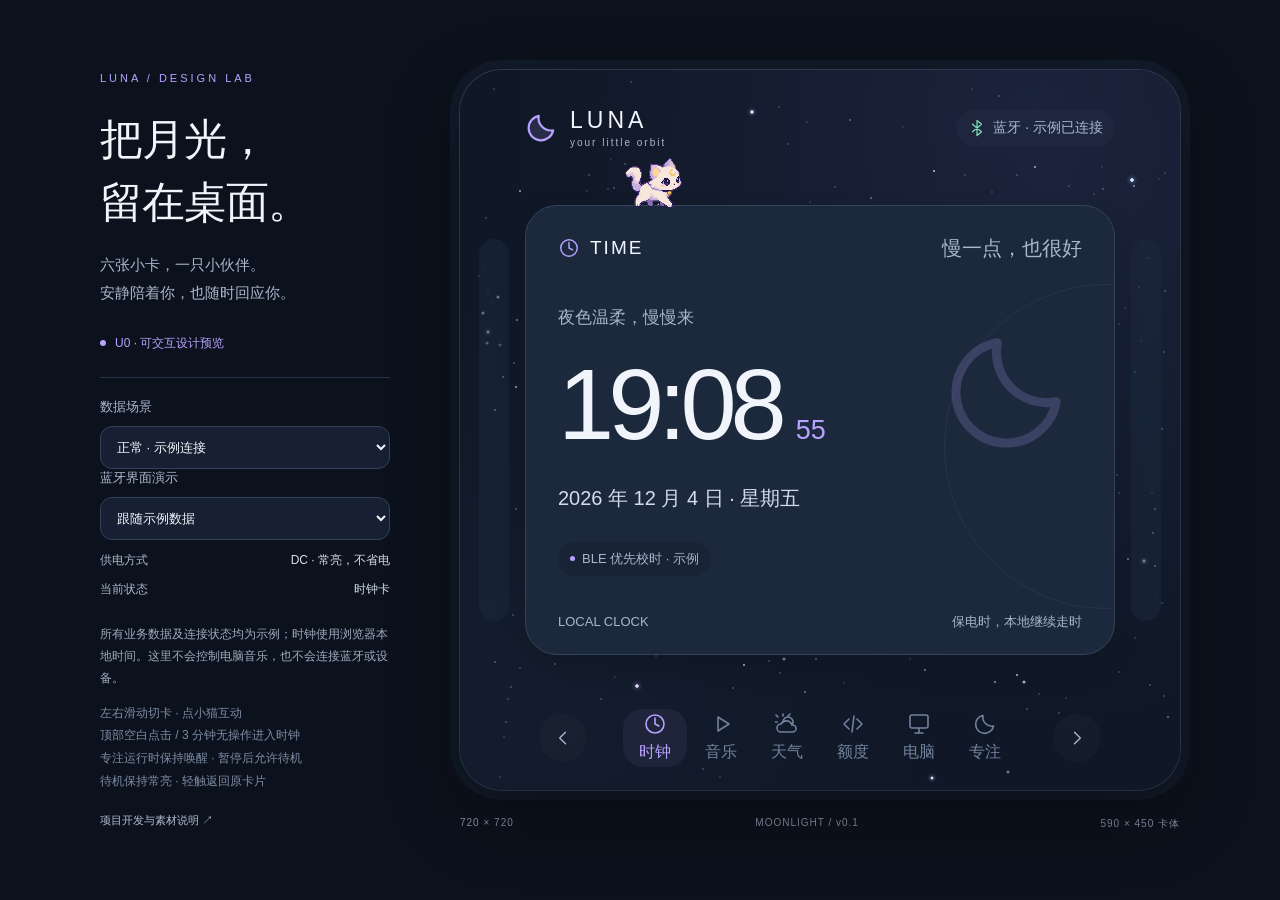
<file: docs/design/preview/index.html>
<!doctype html>
<html lang="zh-CN">
<head>
  <meta charset="utf-8">
  <meta name="viewport" content="width=device-width, initial-scale=1">
  <meta http-equiv="Content-Security-Policy" content="default-src 'self'; img-src 'self' data:; style-src 'self' 'unsafe-inline'; script-src 'self'; connect-src 'none'; object-src 'none'; base-uri 'none'">
  <title>Luna · 月夜桌面伙伴 / U0 交互预览</title>
  <link rel="stylesheet" href="./styles.css">
  <script type="module" src="./app.mjs"></script>
</head>
<body>
  <svg class="symbols" xmlns="http://www.w3.org/2000/svg" aria-hidden="true"><defs>
    <symbol id="i-moon" viewBox="0 0 24 24"><path d="M20.5 14A9 9 0 0 1 10 3.5 9 9 0 1 0 20.5 14Z"/></symbol>
    <symbol id="i-play" viewBox="0 0 24 24"><path d="m9 5 11 7-11 7Z"/></symbol>
    <symbol id="i-pause" viewBox="0 0 24 24"><path d="M8 5v14M16 5v14"/></symbol>
    <symbol id="i-prev" viewBox="0 0 24 24"><path d="M6 5v14m12-14L8 12l10 7Z"/></symbol>
    <symbol id="i-next" viewBox="0 0 24 24"><path d="M18 5v14M6 5l10 7L6 19Z"/></symbol>
    <symbol id="i-volume" viewBox="0 0 24 24"><path d="m11 4-5 5H3v6h3l5 5Zm4 4a6 6 0 0 1 0 8m3-11a10 10 0 0 1 0 14"/></symbol>
    <symbol id="i-mute" viewBox="0 0 24 24"><path d="m11 4-5 5H3v6h3l5 5Zm5 5 6 6m0-6-6 6"/></symbol>
    <symbol id="i-code" viewBox="0 0 24 24"><path d="m8 7-5 5 5 5m8-10 5 5-5 5m-3-13-2 16"/></symbol>
    <symbol id="i-clock" viewBox="0 0 24 24"><circle cx="12" cy="12" r="9"/><path d="M12 6v6l4 2"/></symbol>
    <symbol id="i-weather" viewBox="0 0 24 24"><path d="M8 10a5 5 0 1 1 9 3m-9-9V2m-6 8H0m3-5L1 3m12 1 2-2"/><path d="M6 20a4 4 0 1 1 0-8 6 6 0 0 1 11 1 3.5 3.5 0 1 1 1 7Z"/></symbol>
    <symbol id="i-computer" viewBox="0 0 24 24"><rect x="3" y="3" width="18" height="13" rx="2"/><path d="M8 21h8m-4-5v5"/></symbol>
    <symbol id="i-chev" viewBox="0 0 24 24"><path d="m9 5 7 7-7 7"/></symbol>
    <symbol id="i-bt" viewBox="0 0 24 24"><path d="m6 7 12 10-6 5V2l6 5L6 17"/></symbol>
    <symbol id="i-wifi" viewBox="0 0 24 24"><path d="M3 8a14 14 0 0 1 18 0M6 12a9 9 0 0 1 12 0m-9 4a4 4 0 0 1 6 0m-3 4h.01"/></symbol>
  </defs></svg>
  <main class="preview-shell">
    <aside class="studio">
      <div class="eyebrow">LUNA / DESIGN LAB</div>
      <h1>把月光，<br>留在桌面。</h1>
      <p class="intro">六张小卡，一只小伙伴。<br>安静陪着你，也随时回应你。</p>
      <div class="preview-label"><span></span> U0 · 可交互设计预览</div>
      <section class="studio-controls" aria-label="预览设置">
        <label for="scenario">数据场景</label>
        <select id="scenario">
          <option value="normal">正常 · 示例连接</option><option value="offline">电脑 / Wi-Fi 离线</option>
          <option value="empty">无数据 · 等待连接 / 校时</option><option value="stale">数据过期</option>
          <option value="partial">部分额度 / 传感器不可用</option><option value="long">长中文标题 / 工程名</option>
          <option value="ble-off">仅断开蓝牙 · Wi-Fi 在线</option><option value="wifi-off">仅断开 Wi-Fi · 蓝牙在线</option>
        </select>
        <label for="connection-demo">蓝牙界面演示</label>
        <select id="connection-demo"><option value="auto">跟随示例数据</option><option value="pairing">中文数字配对</option><option value="recovery">旧配对恢复</option><option value="securing">连接中</option><option value="ready">已配对 · 等待同步</option><option value="waiting">等待连接</option><option value="error">连接异常</option></select>
        <dl class="studio-meta"><div><dt>供电方式</dt><dd>DC · 常亮，不省电</dd></div><div><dt>当前状态</dt><dd id="mode-label">时钟卡</dd></div></dl>
      </section>
      <p class="demo-notice">所有业务数据及连接状态均为示例；时钟使用浏览器本地时间。这里不会控制电脑音乐，也不会连接蓝牙或设备。</p>
      <p class="instructions">左右滑动切卡 · 点小猫互动<br>顶部空白点击 / 3 分钟无操作进入时钟<br>专注运行时保持唤醒 · 暂停后允许待机<br>待机保持常亮 · 轻触返回原卡片</p>
      <a class="reference-link" href="../../DEVELOPMENT.md">项目开发与素材说明 ↗</a>
    </aside>
    <section class="stage" aria-label="Luna 720乘720设备界面">
      <div class="screen-wrap"><div class="display" id="display" tabindex="0" aria-label="Luna 模拟屏幕，左右方向键切换卡片">
        <div class="stars" aria-hidden="true"></div>
        <header class="device-header"><div class="brand"><svg><use href="#i-moon"/></svg><span>LUNA<small>your little orbit</small></span></div><span class="connection" id="connection"><svg><use href="#i-bt"/></svg><span>蓝牙 · 示例已连接</span></span></header>
        <div class="card-deck" id="card-deck"><article class="luna-card" id="card" aria-live="off"></article></div>
        <button class="pet" id="pet" aria-label="与 Luna 月亮小猫互动"><span class="pet-sprite" id="pet-sprite"></span><span class="pet-bubble" id="pet-bubble" hidden>喵～</span></button>
        <footer class="device-footer" id="device-footer"><button class="arrow previous-card" id="previous-card" aria-label="上一张卡"><svg><use href="#i-chev"/></svg></button><nav class="card-nav" id="card-nav" aria-label="功能卡切换"></nav><button class="arrow" id="next-card" aria-label="下一张卡"><svg><use href="#i-chev"/></svg></button></footer>
        <div class="volume-popup" id="volume-popup" hidden><button class="volume-button popup-mute" data-action="mute" aria-label="静音"><svg><use href="#i-volume"/></svg></button><div class="volume-caption"><output id="volume-value">42%</output></div><input id="volume-slider" aria-label="系统音量" type="range" min="0" max="100" value="42"></div>
        <section id="idle-screen" class="idle-screen" hidden aria-label="待机圆盘时钟"><div class="idle-title">LUNA / MOON CLOCK</div><svg class="analog-clock" viewBox="0 0 440 440" aria-label="时分秒指针时钟"><circle cx="220" cy="220" r="219" class="clock-face"/><g id="clock-ticks"></g><g class="clock-numbers"><text x="220" y="82">12</text><text x="372" y="232">3</text><text x="220" y="384">6</text><text x="68" y="232">9</text></g><line id="hand-hour" x1="220" y1="238" x2="220" y2="110"/><line id="hand-minute" x1="220" y1="238" x2="220" y2="65"/><line id="hand-second" x1="220" y1="238" x2="220" y2="43"/><circle cx="220" cy="220" r="6" class="clock-center"/></svg><div id="idle-date"></div><div id="idle-message">慢慢来，你已经在向前了。</div><span class="sleep-zzz" aria-hidden="true"><span>z</span><span>z</span><span>Z</span></span><div id="sleeping-pet" aria-label="睡觉的 Luna 小猫"><span id="sleeping-sprite"></span></div></section>
        <div id="focus-notice" role="status" hidden>休息一下</div>
        <div id="ble-feedback" role="status" hidden></div>
        <div id="ble-editor" hidden><section class="ble-panel" role="dialog" aria-modal="true" aria-labelledby="ble-heading"><h2 id="ble-heading"><svg><use href="#i-bt"/></svg><span>蓝牙配对</span></h2><p id="ble-detail">请核对电脑与 Luna 上的六位数字<br>一致后，在两端分别确认</p><div id="ble-number">123456</div><p id="ble-note">请在 28 秒内确认<br>数字不一致，请拒绝本次配对</p><div class="ble-actions"><button data-ble-action="reject">不一致</button><button data-ble-action="accept">数字一致</button><button data-ble-action="defer">暂不处理</button><button data-ble-action="recover">移除此电脑的旧配对</button></div></section></div>
        <div id="focus-editor" hidden><section class="focus-keyboard-panel" role="dialog" aria-modal="true" aria-label="自定义专注时长"><div class="focus-keyboard-eyebrow">FOCUS TIMER</div><h2>自定义时长</h2><button data-focus-cancel class="focus-editor-close" aria-label="关闭">×</button><div class="focus-editor-entry"><input id="focus-minutes" readonly inputmode="numeric" aria-label="自定义分钟" value="25"><span>分钟</span></div><div id="focus-editor-error" role="status"></div><div class="focus-key-grid"></div><div class="focus-editor-actions"><button data-focus-cancel>取消</button><button data-focus-confirm>确认时长</button></div></section></div>
      </div></div>
      <div class="stage-caption"><span>720 × 720</span><span>MOONLIGHT / v0.1</span><span>590 × 450 卡体</span></div>
    </section>
  </main>
</body>
</html>
</file>
<file: docs/design/preview/styles.css>
:root { color-scheme: dark; --night:#101827; --panel:#1c293c; --text:#f1f5fb; --sub:#a9b7cc; --line:#304159; --moon:#b8a2ff; --mint:#81debb; --peach:#ffbc82; --sky:#86ccfa; }
* { box-sizing:border-box; }
body { margin:0; background:#0c121d; color:var(--text); font-family:'Segoe UI','Microsoft YaHei',sans-serif; }
button,select,input { font:inherit; }
button { cursor:pointer; -webkit-tap-highlight-color:transparent; }
button:disabled { cursor:default; opacity:.4; }
button:focus-visible,select:focus-visible,a:focus-visible,input:focus-visible { outline:2px solid var(--moon); outline-offset:5px; }
[hidden] { display:none !important; }
.symbols { position:absolute; width:0; height:0; overflow:hidden; }
svg { width:24px; height:24px; fill:none; stroke:currentColor; stroke-width:1.6; stroke-linecap:round; stroke-linejoin:round; }
.preview-shell { min-height:100vh; max-width:1350px; margin:auto; padding:44px 48px; display:grid; grid-template-columns:290px minmax(300px,720px); gap:70px; align-items:center; justify-content:center; }
.eyebrow { font-size:11px; letter-spacing:3px; color:var(--moon); }
h1 { margin:24px 0 18px; font-size:43px; font-weight:500; line-height:1.45; letter-spacing:-1px; }
.intro { color:var(--sub); line-height:1.9; font-size:15px; }
.preview-label { margin:27px 0 25px; font-size:12px; color:var(--moon); display:flex; align-items:center; gap:9px; }
.preview-label span { width:6px; height:6px; background:var(--moon); border-radius:50%; }
.studio-controls { padding-top:20px; border-top:1px solid #263247; }
.studio-controls label { display:block; margin-bottom:10px; font-size:13px; color:var(--sub); }
select { width:100%; border:1px solid #33415a; border-radius:12px; padding:12px; background:#162032; color:var(--text); font-size:13px; }
.studio-button { width:100%; border:0; background:#b8a2ff1a; color:var(--moon); border-radius:12px; padding:12px; margin:12px 0 18px; display:flex; align-items:center; justify-content:center; gap:10px; font-size:13px; }
.studio-button svg { width:18px; height:18px; }
.studio-meta { font-size:12px; margin:0; color:var(--sub); }
.studio-meta div { display:flex; justify-content:space-between; margin:12px 0; }
.studio-meta dd { margin:0; color:#d4dded; }
.demo-notice { color:#9dabbe; font-size:12px; line-height:1.85; margin:25px 0 12px; }
.instructions { font-size:12px; line-height:1.9; color:#7d8ca4; }
.reference-link { display:inline-block; color:#b2c0d4; font-size:11px; margin-top:8px; text-decoration:none; }
.reference-link:hover { color:var(--moon); }
.stage { width:100%; min-width:0; }
.screen-wrap { position:relative; width:100%; aspect-ratio:1; border-radius:42px; overflow:hidden; background:var(--night); box-shadow:0 24px 70px #0006,0 0 0 1px #344055,0 0 0 10px #121b2a; }
.display { width:720px; height:720px; transform-origin:top left; position:absolute; overflow:hidden; background:radial-gradient(ellipse at 80% 5%,#25305555,transparent 65%),var(--night); touch-action:pan-y; user-select:none; }
.stars { position:absolute; inset:0; pointer-events:none; background: url('./assets/luna-starfield.svg?v=1') center / 720px 720px no-repeat, radial-gradient(ellipse at 82% 14%,#8472d00b,transparent 48%),radial-gradient(ellipse at 8% 85%,#6c98cf0a,transparent 46%); }
.stars::after { content:''; position:absolute; inset:0; pointer-events:none; background-image:radial-gradient(circle at 292px 42px,#e5dcff 1.3px,#c9baff30 2px,transparent 5px),radial-gradient(circle at 672px 110px,#d4e7ff 1.5px,#a5ccff28 2px,transparent 6px),radial-gradient(circle at 28px 262px,#e5dcff 1px,#c9baff25 1.8px,transparent 5px),radial-gradient(circle at 684px 491px,#d4e7ff 1.2px,#a5ccff28 2px,transparent 5px),radial-gradient(circle at 177px 616px,#e5dcff 1.4px,#c9baff25 2px,transparent 6px),radial-gradient(circle at 472px 708px,#d4e7ff 1px,#a5ccff28 1.8px,transparent 5px); animation:star-breathe 7s ease-in-out infinite; }
@keyframes star-breathe { 0%,100% { opacity:.45; } 50% { opacity:.9; } }
.device-header { position:absolute; top:34px; left:65px; right:65px; height:48px; display:flex; align-items:center; justify-content:space-between; }
.brand { display:flex; align-items:center; gap:12px; color:var(--moon); }
.brand svg { width:33px; height:33px; fill:#b8a2ff24; }
.brand span { font-size:23px; letter-spacing:4px; color:var(--text); }
.brand small { display:block; font-size:10px; letter-spacing:2px; margin-top:3px; color:var(--sub); }
.connection { display:flex; align-items:center; gap:7px; color:var(--sub); font-size:14px; border-radius:18px; padding:9px 12px; background:#ffffff05; }
.connection svg { width:18px; height:18px; color:var(--mint); }
.connection.offline svg { color:var(--sub); }
.card-deck { position:absolute; left:65px; top:135px; width:590px; height:450px; }
.card-deck::before,.card-deck::after { content:''; position:absolute; width:30px; height:382px; top:34px; border-radius:26px; background:#1b293b; opacity:.55; }
.card-deck::before { left:-46px; }.card-deck::after { right:-46px; }
.luna-card { width:590px; height:450px; border-radius:32px; padding:30px 32px; position:relative; overflow:hidden; background:var(--panel); border:1px solid #344357; box-shadow:0 12px 28px #0002; --accent:var(--moon); }
.luna-card[data-card=music] { --accent:var(--peach); }.luna-card[data-card=weather] { --accent:var(--sky); }.luna-card[data-card=computer] { --accent:var(--mint); }
.card-animate { animation:card-arrive .23s cubic-bezier(.22,.8,.32,1); }
@keyframes card-arrive { from { transform:translateX(var(--slide,20px)); } to { transform:none; } }
.card-header { display:flex; align-items:center; justify-content:space-between; height:25px; gap:12px; }
.card-heading { display:flex; align-items:center; gap:10px; font-size:19px; letter-spacing:2px; font-weight:500; color:var(--text); }
.card-heading svg { width:22px; height:22px; color:var(--accent); }
.card-kicker { color:var(--sub); font-size:13px; white-space:nowrap; }
.card-bottom { position:absolute; bottom:23px; left:32px; right:32px; color:var(--sub); font-size:13px; display:flex; align-items:center; justify-content:space-between; gap:12px; }
.card-bottom span { overflow:hidden; text-overflow:ellipsis; white-space:nowrap; }
.stale-note { color:var(--peach); }
.clock-content { padding-top:45px; position:relative; }
.clock-greeting { font-size:17px; color:var(--sub); margin-bottom:15px; }
.digital-time { display:flex; align-items:baseline; gap:15px; color:var(--text); font-size:101px; font-weight:400; letter-spacing:-6px; line-height:1.2; font-variant-numeric:tabular-nums; }
.digital-time small { font-size:27px; color:var(--moon); letter-spacing:0; }
.clock-date { font-size:20px; color:#d3dced; margin-top:20px; }
.clock-moon { position:absolute; width:135px; height:135px; color:var(--moon); opacity:.2; top:62px; right:6px; }
.clock-orbit { width:325px; height:325px; border:1px solid #b8a2ff15; border-radius:50%; position:absolute; top:78px; right:-155px; pointer-events:none; }
.clock-source { display:inline-flex; align-items:center; gap:7px; color:var(--sub); font-size:13px; padding:8px 12px; border-radius:20px; background:#10182755; margin-top:30px; }
.source-dot { width:5px; height:5px; border-radius:50%; background:var(--accent); }
.music-main { display:grid; grid-template-columns:172px minmax(0,1fr); align-items:center; gap:24px; padding-top:26px; }
.record-deck { width:172px; height:164px; position:relative; }
.tonearm { position:absolute; left:-32px; top:-82px; width:220px; height:250px; overflow:visible; pointer-events:none; }
.tonearm .arm { transform-origin:183px 76px; transform:rotate(-42deg); transition:transform .3s ease-in-out; }
.record-deck[data-playing="true"] .arm { transform:rotate(0deg); }
.record { width:164px; height:164px; border-radius:50%; background:repeating-radial-gradient(circle at center,#101521 0,#101521 4px,#283241 5px,#141b27 6px); position:relative; box-shadow:0 8px 20px #0004; animation:record-spin 18s linear infinite; animation-play-state:paused; }
.record.playing { animation-play-state:running; }
.record::before { content:''; position:absolute; inset:49px; background:var(--peach); border-radius:50%; }
.record svg { width:30px; height:30px; color:#533c37; position:absolute; left:67px; top:67px; }
.record::after { content:''; width:6px; height:6px; background:#201d2b; border-radius:50%; position:absolute; top:79px; left:79px; }
@keyframes record-spin { to { transform:rotate(360deg); } }
.track-text { min-width:0; }
.track-caption { font-size:11px; color:var(--peach); letter-spacing:2px; margin-bottom:12px; }
.track-title { font-size:28px; line-height:1.5; font-weight:500; display:-webkit-box; -webkit-line-clamp:2; -webkit-box-orient:vertical; overflow:hidden; margin:0; max-height:84px; overflow-wrap:anywhere; }
.track-artist { color:var(--sub); font-size:16px; white-space:nowrap; overflow:hidden; text-overflow:ellipsis; margin-top:8px; }
.music-controls { position:absolute; left:0; right:0; top:284px; height:84px; display:flex; align-items:center; justify-content:center; gap:26px; }
.media-button { border:0; border-radius:50%; color:var(--text); width:56px; height:56px; display:grid; place-items:center; background:#253145; transition:transform .15s,background .15s; }
.media-button:active:not(:disabled) { transform:scale(.91); }
.media-button svg { width:24px; height:24px; stroke-width:2; }
.media-button.play-button { width:84px; height:84px; background:var(--peach); color:#332632; }
.play-button svg { width:30px; height:30px; }
.play-button .filled-play { fill:currentColor; stroke:none; }
.volume-button { display:flex; align-items:center; gap:8px; color:var(--sub); background:none; border:0; padding:5px 8px; font-size:14px; height:36px; }
.volume-button svg { width:19px; height:19px; }
.music-bottom { bottom:23px; justify-content:flex-end; }
.music-bottom .volume-button { width:48px; height:48px; justify-content:center; background:#253145; border-radius:50%; }
.volume-popup { position:absolute; z-index:12; width:128px; height:320px; left:504px; top:247px; border:1px solid #4a576b; border-radius:22px; background:#29394f; box-shadow:0 12px 32px #0008; padding:0; }
.popup-mute { position:absolute; left:43px; top:10px; margin:0; width:42px; height:42px; border-radius:50%; background:#253145; justify-content:center; }
.volume-caption { position:absolute; left:9px; top:59px; width:110px; line-height:34px; display:flex; flex-direction:column; align-items:center; font-size:13px; }
.volume-caption output { color:var(--peach); font-variant-numeric:tabular-nums; }
.volume-caption output { font-size:28px; }
.volume-popup input { position:absolute; left:60px; top:103px; width:8px; height:192px; writing-mode:vertical-lr; direction:rtl; accent-color:var(--peach); display:block; margin:0; touch-action:none; cursor:pointer; }
.display.idle .record { animation-play-state:paused!important; }
/* B layout: one roaming cat, large digits, local numeric keyboard. */
.luna-card[data-card="focus"] .card-kicker{font-size:16px}
#focus-status{position:absolute;right:32px;top:33px;color:var(--mint);font-size:16px}
.focus-digital{position:absolute;left:50px;right:50px;top:110px;text-align:center}
#focus-hint{font-size:16px;color:var(--sub)}
#focus-time{font-size:101px;line-height:1.25;letter-spacing:-4px;margin-top:22px;font-variant-numeric:tabular-nums}
.focus-track{height:5px;position:absolute;top:183px;left:20px;right:20px;background:#29394f;border-radius:3px;overflow:hidden}
#focus-progress{height:100%;background:var(--mint)}
.focus-presets{position:absolute;top:317px;left:92px;display:flex;gap:9px}
.focus-presets button{width:75px;height:34px;border:0;border-radius:18px;background:#29394f;color:var(--text);font-size:13px}
.focus-presets #focus-custom{width:154px;display:flex;align-items:center;justify-content:center;padding:0;line-height:1;text-align:center}
.focus-presets button[aria-pressed="true"]{background:#29443f;color:var(--mint)}
.focus-controls{position:absolute;left:141px;top:376px;display:flex;gap:16px}
.focus-controls button{height:48px;width:104px;border:0;border-radius:25px;background:#29394f;color:var(--text);font-size:16px;display:flex;align-items:center;justify-content:center;padding:0;line-height:1;text-align:center}
.focus-controls #focus-toggle{width:188px;background:var(--mint);color:#142e28}
#focus-editor{position:absolute;inset:0;z-index:40;background:#101827ba;touch-action:none}
.focus-keyboard-panel{position:absolute;left:112px;top:80px;width:496px;height:560px;background:#222d43;border-radius:32px;border:1px solid #454d68}
.focus-keyboard-eyebrow{position:absolute;left:32px;top:25px;color:var(--mint);font-size:13px;letter-spacing:1px}
.focus-keyboard-panel h2{position:absolute;left:32px;top:52px;margin:0;font-size:28px;font-weight:400}
.focus-editor-close{position:absolute;left:428px;top:24px;width:44px;height:44px;border:0;border-radius:50%;background:#303b52;color:var(--sub);font-size:26px}
.focus-editor-entry{position:absolute;left:54px;right:54px;top:99px;height:55px;border-bottom:2px solid var(--mint);display:flex;align-items:center;justify-content:center;gap:16px}
#focus-minutes{width:142px;text-align:right;background:none;border:0;color:var(--text);font-size:40px;padding:0}
.focus-editor-entry span{font-size:16px;color:var(--sub)}
#focus-editor-error{position:absolute;left:54px;top:155px;color:var(--peach);font-size:13px}
.focus-key-grid{position:absolute;left:32px;right:32px;top:178px;display:grid;grid-template-columns:repeat(3,1fr);gap:11px}
.focus-key-grid button{height:57px;border:0;border-radius:29px;background:#344059;color:var(--text);font-size:28px}
.focus-key-grid button[data-focus-key="清空"]{font-size:16px}
.focus-key-grid button:active{background:#42695f}
.focus-editor-actions{position:absolute;left:32px;right:32px;top:473px;display:flex;gap:12px}
.focus-editor-actions button{height:55px;width:132px;border:0;border-radius:28px;background:#303b52;color:var(--sub);font-size:16px}
.focus-editor-actions [data-focus-confirm]{width:288px;background:var(--mint);color:#142e28}
.nav-item[data-card="focus"]{position:relative}
.nav-item[data-timer="running"]::after,.nav-item[data-timer="paused"]::after,.nav-item[data-timer="done"]::after{content:'';position:absolute;right:8px;top:4px;width:6px;height:6px;border-radius:50%;background:var(--mint)}
.nav-item[data-timer="done"]::after{background:var(--peach)}
#focus-notice{position:absolute;left:508px;top:620px;width:104px;height:32px;border-radius:12px;background:#d7caee;color:#312744;font-size:16px;line-height:32px;text-align:center;pointer-events:none}
.weather-main { display:flex; justify-content:space-between; align-items:center; margin:27px 8px 15px; }
.weather-visual { width:202px; height:160px; position:relative; }
[data-card=weather] .card-kicker { font-size:28px; line-height:1.2; }
.weather-unknown { display:block; text-align:center; padding-top:16px; font-size:90px; color:var(--sub); }
.sun { width:82px; height:82px; border-radius:50%; position:absolute; left:58px; top:5px; background:#ffe0aa; box-shadow:0 0 0 13px #ffe0aa08,0 0 0 28px #ffe0aa05; }
.cloud { position:absolute; width:160px; height:66px; border-radius:44px; top:75px; left:18px; background:#b6d5f5; box-shadow:0 10px 25px #0e162c22; animation:cloud-float 5s ease-in-out infinite; }
.cloud::before,.cloud::after { content:''; background:#b6d5f5; border-radius:50%; position:absolute; }.cloud::before { width:81px; height:81px; left:26px; top:-39px; }.cloud::after { width:57px; height:57px; right:21px; top:-23px; }
@keyframes cloud-float { 50% { transform:translateY(-5px); } }
.weather-reading { text-align:right; }
.temperature { font-size:86px; line-height:1.2; letter-spacing:-3px; font-variant-numeric:tabular-nums; }
.temperature sup { font-size:32px; letter-spacing:0; }
.condition { font-size:18px; color:var(--sub); margin-top:8px; }
.weather-details { display:grid; grid-template-columns:repeat(3,1fr); gap:12px; margin-top:25px; }
.weather-detail { border-radius:18px; padding:15px 16px; background:#10182745; }
.weather-detail span { color:var(--sub); font-size:13px; }.weather-detail strong { display:block; font-size:23px; margin-top:6px; font-weight:400; }
.weather-detail { text-align:center; padding:10px 8px; height:89px; }
.weather-detail span { font-size:20px; line-height:24px; }.weather-detail strong { font-size:28px; line-height:34px; margin-top:7px; }
[data-card=clock] .card-kicker { font-size:20px; }
.quota-section { margin-top:28px; }
.quota-label { display:flex; align-items:baseline; justify-content:space-between; font-size:20px; letter-spacing:2px; margin-bottom:12px; }
.quota-label strong { font-size:28px; font-weight:400; font-variant-numeric:tabular-nums; }
.progress { height:14px; background:#111c2c; border-radius:9px; overflow:hidden; border:0; }
.quota-section .progress { height:22px; margin-left:-8px; margin-right:-8px; border-radius:11px; }
.progress-fill { height:100%; border-radius:9px; background:var(--accent); transition:width .35s ease; }
.weekly .progress-fill { opacity:.72; }
.project { background:#10182755; border-radius:18px; padding:14px 17px; margin-top:24px; display:flex; align-items:center; gap:14px; min-width:0; }
.project>svg { width:27px; height:27px; flex-shrink:0; color:var(--moon); }.project>div { min-width:0; }
.project-label { color:var(--sub); font-size:12px; margin-bottom:6px; }.project-name { font-size:17px; white-space:nowrap; overflow:hidden; text-overflow:ellipsis; }
.computer-name { position:absolute; top:68px; left:32px; right:32px; font-size:14px; line-height:20px; color:var(--sub); white-space:nowrap; overflow:hidden; text-overflow:ellipsis; }
.gauges { position:absolute; top:94px; left:0; right:0; display:flex; justify-content:center; gap:56px; }
.gauge { width:160px; height:160px; text-align:center; position:relative; }
.gauge svg { width:160px; height:160px; stroke-width:9; transform:rotate(135deg); }
.gauge-track { stroke:#111c2c; }.gauge-value { stroke:var(--mint); stroke-linecap:round; }.gpu .gauge-value { stroke:var(--sky); }
.gauge-number { position:absolute; top:49px; left:0; right:0; font-size:40px; font-weight:500; line-height:48px; font-variant-numeric:tabular-nums; }.gauge-number small { font-size:18px; font-weight:400; color:var(--sub); margin-left:3px; }.gauge-label { display:block; font-size:14px; line-height:22px; letter-spacing:1px; color:var(--sub); }
.memory-section { position:absolute; top:257px; left:32px; right:32px; display:grid; gap:13px; }.memory-row { height:65px; border:1px solid #34435788; border-radius:13px; padding:9px 14px 10px; background:#182437; }.memory-label { height:26px; line-height:26px; display:flex; align-items:center; gap:12px; font-size:20px; }.memory-capacity { margin-left:auto; color:var(--sub); font-size:18px; font-variant-numeric:tabular-nums; }.memory-label strong { min-width:65px; text-align:right; font-size:23px; font-weight:500; color:var(--mint); font-variant-numeric:tabular-nums; }.memory-row.gpu .memory-label strong { color:var(--sky); }.memory-row .progress { height:12px; margin-top:7px; }.memory-row.gpu .progress-fill { background:var(--sky); }
.luna-card[data-card=computer] .card-bottom { bottom:18px; font-size:12px; }
.device-footer { position:absolute; left:85px; right:85px; bottom:28px; height:45px; display:flex; align-items:center; justify-content:space-between; }
.arrow { width:42px; height:42px; border:0; background:#ffffff05; color:var(--sub); border-radius:50%; display:grid; place-items:center; }.arrow svg { width:17px; height:17px; }.previous-card svg { transform:rotate(180deg); }
.card-nav { display:flex; align-items:center; gap:6px; }
.nav-item { border:0; background:none; color:#71829c; height:48px; min-width:56px; border-radius:18px; display:flex; flex-direction:column; align-items:center; justify-content:center; gap:5px; font-size:10px; }
.nav-item svg { width:19px; height:19px; }.nav-item[aria-current=true] { color:var(--moon); background:#b8a2ff12; }
.device-footer { left:79px; right:79px; top:639px; bottom:auto; height:58px; }
.arrow { width:48px; height:48px; }.arrow svg { width:20px; height:20px; }
.card-nav { gap:2px; }.nav-item { width:64px; min-width:64px; height:58px; font-size:16px; border-radius:20px; gap:4px; }
.nav-item span { line-height:24px; }
.nav-item svg { width:24px; height:24px; }
.pet { position:absolute; z-index:8; width:48px; height:48px; padding:0; border:0; background:transparent; color:var(--text); touch-action:none; }
.pet-sprite { width:72px; height:72px; position:absolute; left:-12px; top:-12px; background-image:url('./assets/luna-mooncat-atlas.png'); background-size:288px 144px; background-repeat:no-repeat; image-rendering:pixelated; pointer-events:none; }
.pet-bubble { position:absolute; bottom:54px; left:6px; background:#d7caee; color:#312744; width:64px;height:32px;padding:0;display:flex;align-items:center;justify-content:center;line-height:1;text-align:center; border-radius:12px 12px 12px 2px; white-space:nowrap; font-size:13px; pointer-events:none; }
.stage-caption { margin-top:27px; display:flex; justify-content:space-between; color:#8491a6; font-size:10px; letter-spacing:1px; }
.unavailable { color:var(--sub); }.data-stale .progress-fill,.data-stale .gauge-value { opacity:.38; }
.empty-message { font-size:16px; color:var(--sub); }
.idle-screen { position:absolute; inset:0; z-index:20; }
.display.idle .device-header,.display.idle .card-deck,.display.idle .device-footer,.display.idle .pet,.display.idle .volume-popup { visibility:hidden; }
.idle-title { position:absolute; top:44px; width:100%; text-align:center; font-size:20px; color:var(--moon); }
.analog-clock { position:absolute; top:105px; left:140px; width:440px; height:440px; }
.clock-face { fill:var(--panel); stroke:#344357; stroke-width:1; }
.clock-numbers { fill:var(--text); font-size:28px; text-anchor:middle; }
.analog-clock line { stroke-linecap:round; }
#hand-hour { stroke:var(--moon); stroke-width:9; }#hand-minute { stroke:var(--text); stroke-width:6; }#hand-second { stroke:var(--peach); stroke-width:2; }
.clock-center { fill:var(--moon); }
#idle-date { position:absolute; top:575px; width:100%; text-align:center; font-size:28px; }
#idle-message { position:absolute; top:640px; left:100px; width:520px; line-height:24px; text-align:center; font-size:16px; color:var(--sub); }
#sleeping-pet { position:absolute; left:624px; top:621px; width:72px; height:72px; }
#sleeping-sprite { display:block; width:72px; height:72px; background:url('./assets/luna-mooncat-atlas.png') -144px -72px / 288px 144px no-repeat; image-rendering:pixelated; }
.sleep-zzz { position:absolute; top:610px; left:642px; color:var(--moon); font-size:16px; line-height:24px; }
.sleep-zzz span { position:absolute; opacity:0; }.sleep-zzz span:nth-child(1) { left:0; top:0; }.sleep-zzz span:nth-child(2) { left:16px; top:-6px; }.sleep-zzz span:nth-child(3) { left:32px; top:-12px; }
@media(max-width:950px) { .preview-shell { grid-template-columns:230px minmax(300px,640px); gap:35px; padding:35px 28px; }h1 { font-size:34px; } }
@media(max-width:720px) { .preview-shell { display:flex; flex-direction:column; gap:28px; padding:25px 24px; }.studio { width:100%; max-width:600px; }.studio h1 { font-size:30px; margin:12px 0; }.studio h1 br { display:none; }.intro { display:none; }.preview-label { margin:12px 0; }.studio-controls { display:grid; grid-template-columns:1fr 1fr; gap:10px; padding-top:12px; }.studio-controls label { grid-column:1/-1; margin:0; }.studio-button { margin:0; }.studio-meta { grid-column:1/-1; display:flex; flex-wrap:wrap; gap:10px 20px; }.studio-meta div { gap:10px; margin:4px 0; }.demo-notice { margin:12px 0 5px; }.instructions { margin:6px 0; }.reference-link { margin:3px 0; }.screen-wrap { border-radius:27px; }.stage-caption { margin-top:20px; font-size:9px; }.stage { max-width:600px; order:-1; } }
#ble-feedback { position:absolute; left:130px; top:89px; width:460px; height:34px; border-radius:14px; display:flex; align-items:center; justify-content:center; background:#233047; color:var(--mint); font-size:16px; z-index:70; }
#ble-feedback[hidden] { display:none; }
#ble-editor { position:absolute; inset:0; z-index:80; background:#080f1cc8; }
#ble-editor[hidden] { display:none; }
.ble-panel { position:absolute; left:92px; top:112px; width:536px; height:496px; border:1px solid #42516a; border-radius:28px; background:#233047; box-sizing:border-box; }
.ble-panel h2 { position:absolute; left:32px; top:27px; margin:0; display:flex; gap:18px; align-items:center; font-size:28px; font-weight:400; }
.ble-panel h2 svg { width:26px; height:26px; color:var(--mint); }
#ble-detail { position:absolute; left:32px; top:96px; width:472px; margin:0; font-size:20px; line-height:1.5; color:var(--sub); }
#ble-number { position:absolute; left:32px; top:149px; width:472px; font-size:86px; line-height:1.5; letter-spacing:5px; text-align:center; font-variant-numeric:tabular-nums; }
#ble-note { position:absolute; left:32px; top:306px; width:472px; margin:0; text-align:center; font-size:16px; line-height:1.5; color:var(--sub); }
.ble-actions { position:absolute; left:32px; top:402px; width:472px; display:flex; gap:20px; }
.ble-actions button { height:62px; flex:1; border:0; border-radius:32px; display:flex; align-items:center; justify-content:center; background:#34435a; color:var(--sub); font:inherit; font-size:20px; }
.ble-actions [data-ble-action="accept"] { background:var(--mint); color:#101827; }
.ble-actions [data-ble-action="recover"],.ble-actions [data-ble-action="defer"] { display:none; }
.ble-actions [data-ble-action="recover"] { color:var(--peach); flex:292; }
.ble-actions [data-ble-action="defer"] { flex:160; }
.recovery #ble-number,.recovery [data-ble-action="accept"],.recovery [data-ble-action="reject"] { display:none; }
.recovery [data-ble-action="recover"],.recovery [data-ble-action="defer"] { display:flex; }
.recovery #ble-note { top:270px; }
.ble-actions button:focus-visible { outline:2px solid var(--mint); outline-offset:4px; }
@media(prefers-reduced-motion:reduce) { .record,.cloud,.pet-sprite,.card-animate,.stars::after { animation:none!important; }.progress-fill,.gauge-value,.tonearm .arm { transition:none; } }
</file>
